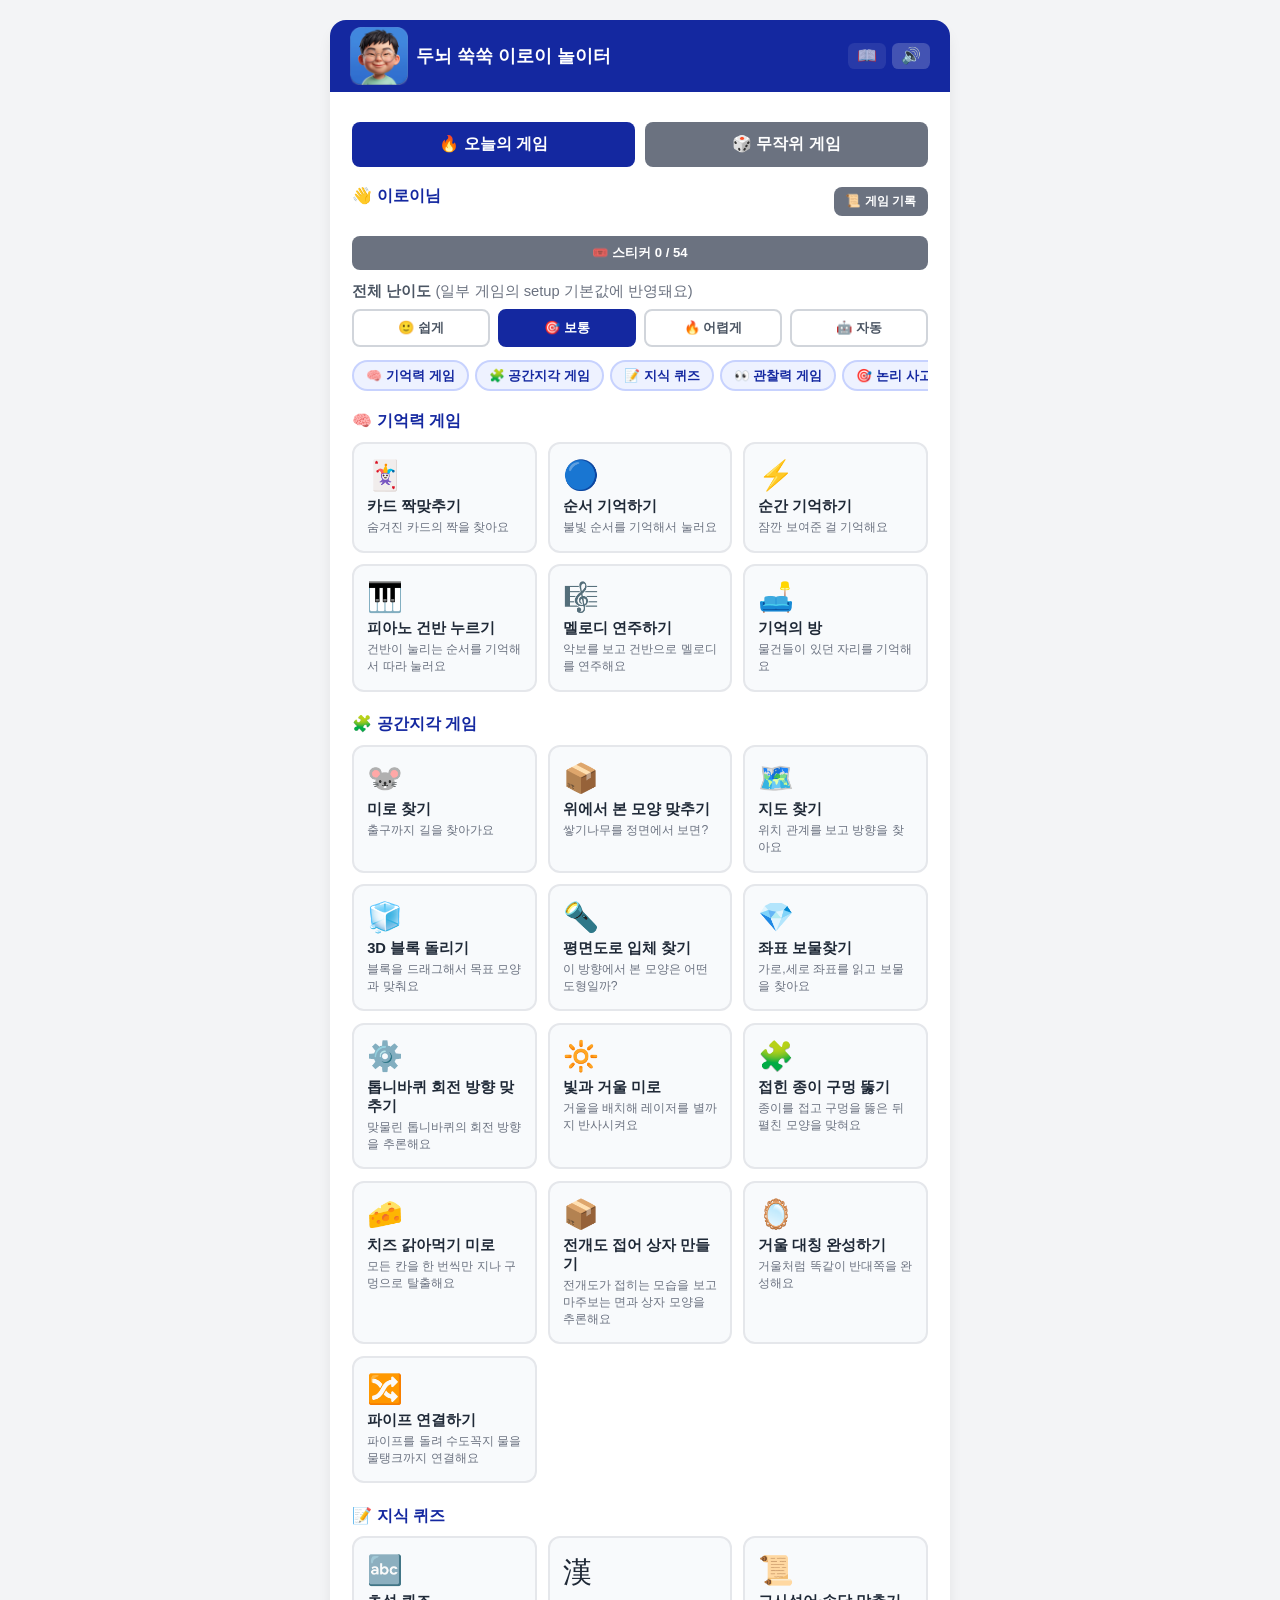
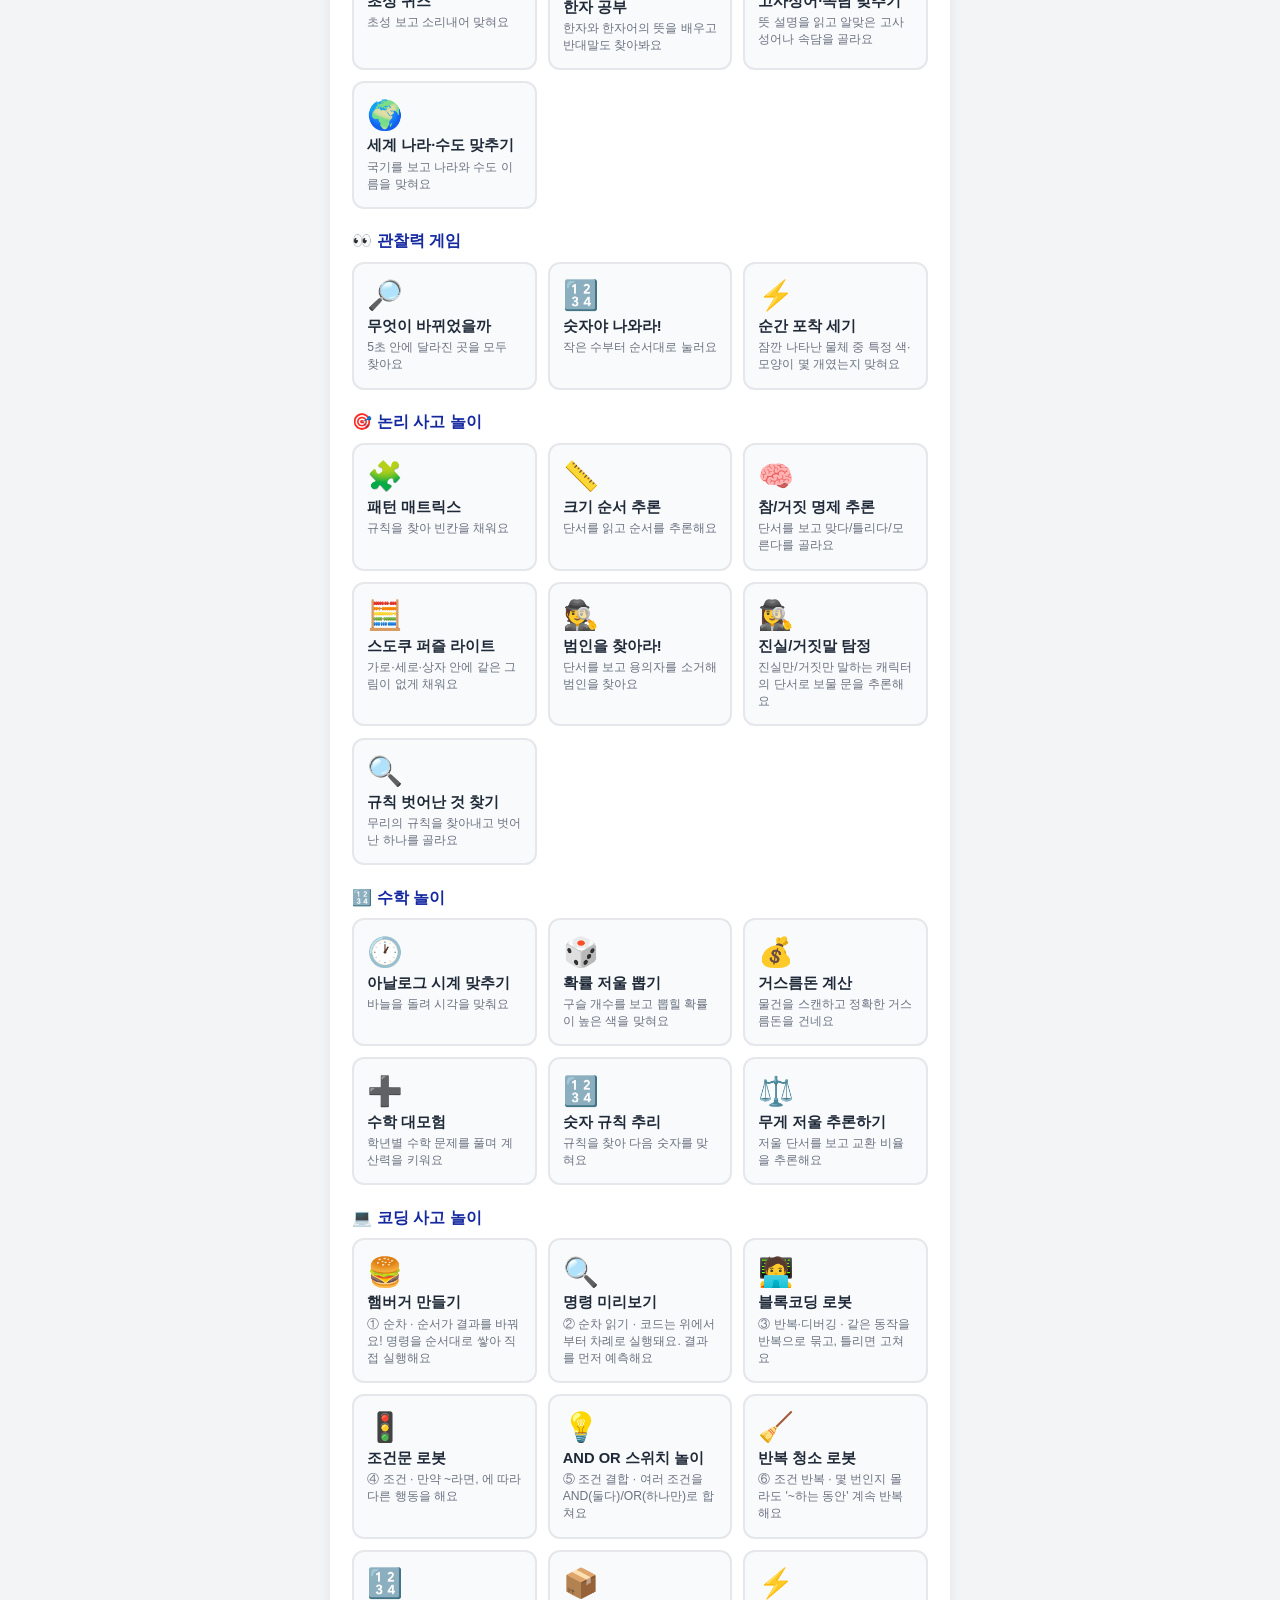
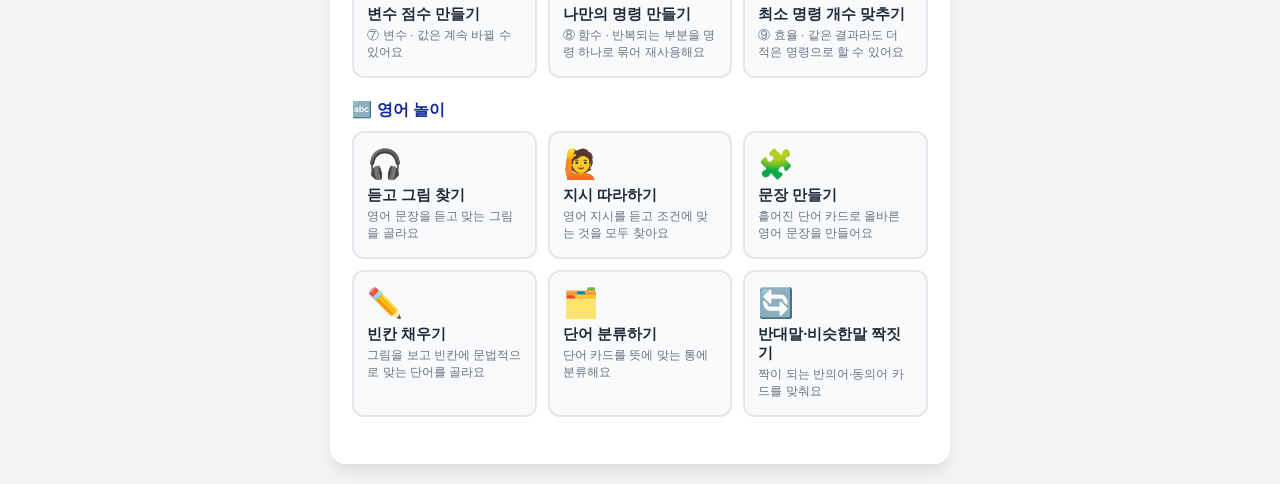
<file: index.html>
<!DOCTYPE html>
<html lang="ko">
<head>
    <meta charset="UTF-8">
    <meta name="viewport" content="width=device-width, initial-scale=1.0">
    <title>두뇌 쑥쑥 놀이터 - 기억력·공간지각·한글·관찰력·감정놀이</title>
    <link rel="stylesheet" href="css/style.css">
    <link rel="manifest" href="manifest.json">
    <meta name="theme-color" content="#1428A0">
    <link rel="icon" href="icon-512x512.png">
    <link rel="apple-touch-icon" href="icon-512x512.png">
</head>
<body>
    <div class="app-container">
        <div class="header-banner">
            <div class="header-title">
                <img src="icon-512x512.png" alt="이로이" class="header-icon">
                <h1>두뇌 쑥쑥 이로이 놀이터</h1>
            </div>
            <div class="header-actions">
                <button class="home-btn" id="readHelpBtn" onclick="toggleReadHelp()" aria-label="설명 읽어주기 켜기" style="opacity:0.7;">📖</button>
                <button class="home-btn" id="soundBtn" onclick="toggleSound()" aria-label="소리 끄기">🔊</button>
                <button class="home-btn" id="homeBtn" onclick="goHome()">홈으로</button>
            </div>
        </div>
        <div class="meta-progress-bar" id="metaProgressBar" style="display:none;"></div>
        <div class="content-padding" id="mainArea"></div>
    </div>

    <!-- 공용 뜻풀이 팝업 모달 (오답 선택지 클릭 시 등에서 사용) -->
    <div class="meaning-modal-overlay" id="meaningModalOverlay" onclick="if(event.target===this) closeMeaningModal();">
        <div class="meaning-modal-box">
            <h3 id="meaningModalTitle"></h3>
            <p id="meaningModalDesc"></p>
            <button onclick="closeMeaningModal()">확인</button>
        </div>
    </div>

    <!-- 로딩 순서: main.js(전역 상태/유틸/라우터) → 카테고리별 게임 스크립트 -->
    <script src="js/main.js"></script>
    <script src="js/games/memory.js"></script>
    <script src="js/games/spatial.js"></script>
    <script src="js/games/hangul.js"></script>
    <script src="js/games/hanja.js"></script>
    <script src="js/games/proverb.js"></script>
    <script src="js/games/worldquiz.js"></script>
    <script src="js/games/observation.js"></script>
    <script src="js/games/memoryroom.js"></script>
    <script src="js/games/melody.js"></script>
    <script src="js/games/logic.js"></script>
    <script src="js/games/math.js"></script>
    <script src="js/games/coding.js"></script>
    <script src="js/games/english.js"></script>
    <script>
        if ('serviceWorker' in navigator) {
            window.addEventListener('load', function () {
                // 페이지 로드 시점에 이미 제어 중인 SW가 있었는지 기록(첫 설치 때는 새로고침하지 않기 위함)
                var hadController = !!navigator.serviceWorker.controller;
                var reloaded = false;
                navigator.serviceWorker.addEventListener('controllerchange', function () {
                    if (reloaded || !hadController) return;
                    reloaded = true;
                    window.location.reload(); // 새 SW가 제어를 넘겨받으면 한 번 새로고침해 최신 코드 반영
                });
                navigator.serviceWorker.register('sw.js').catch(function (err) {
                    console.warn('SW registration failed:', err);
                });
            });
        }
    </script>
</body>
</html>
</file>
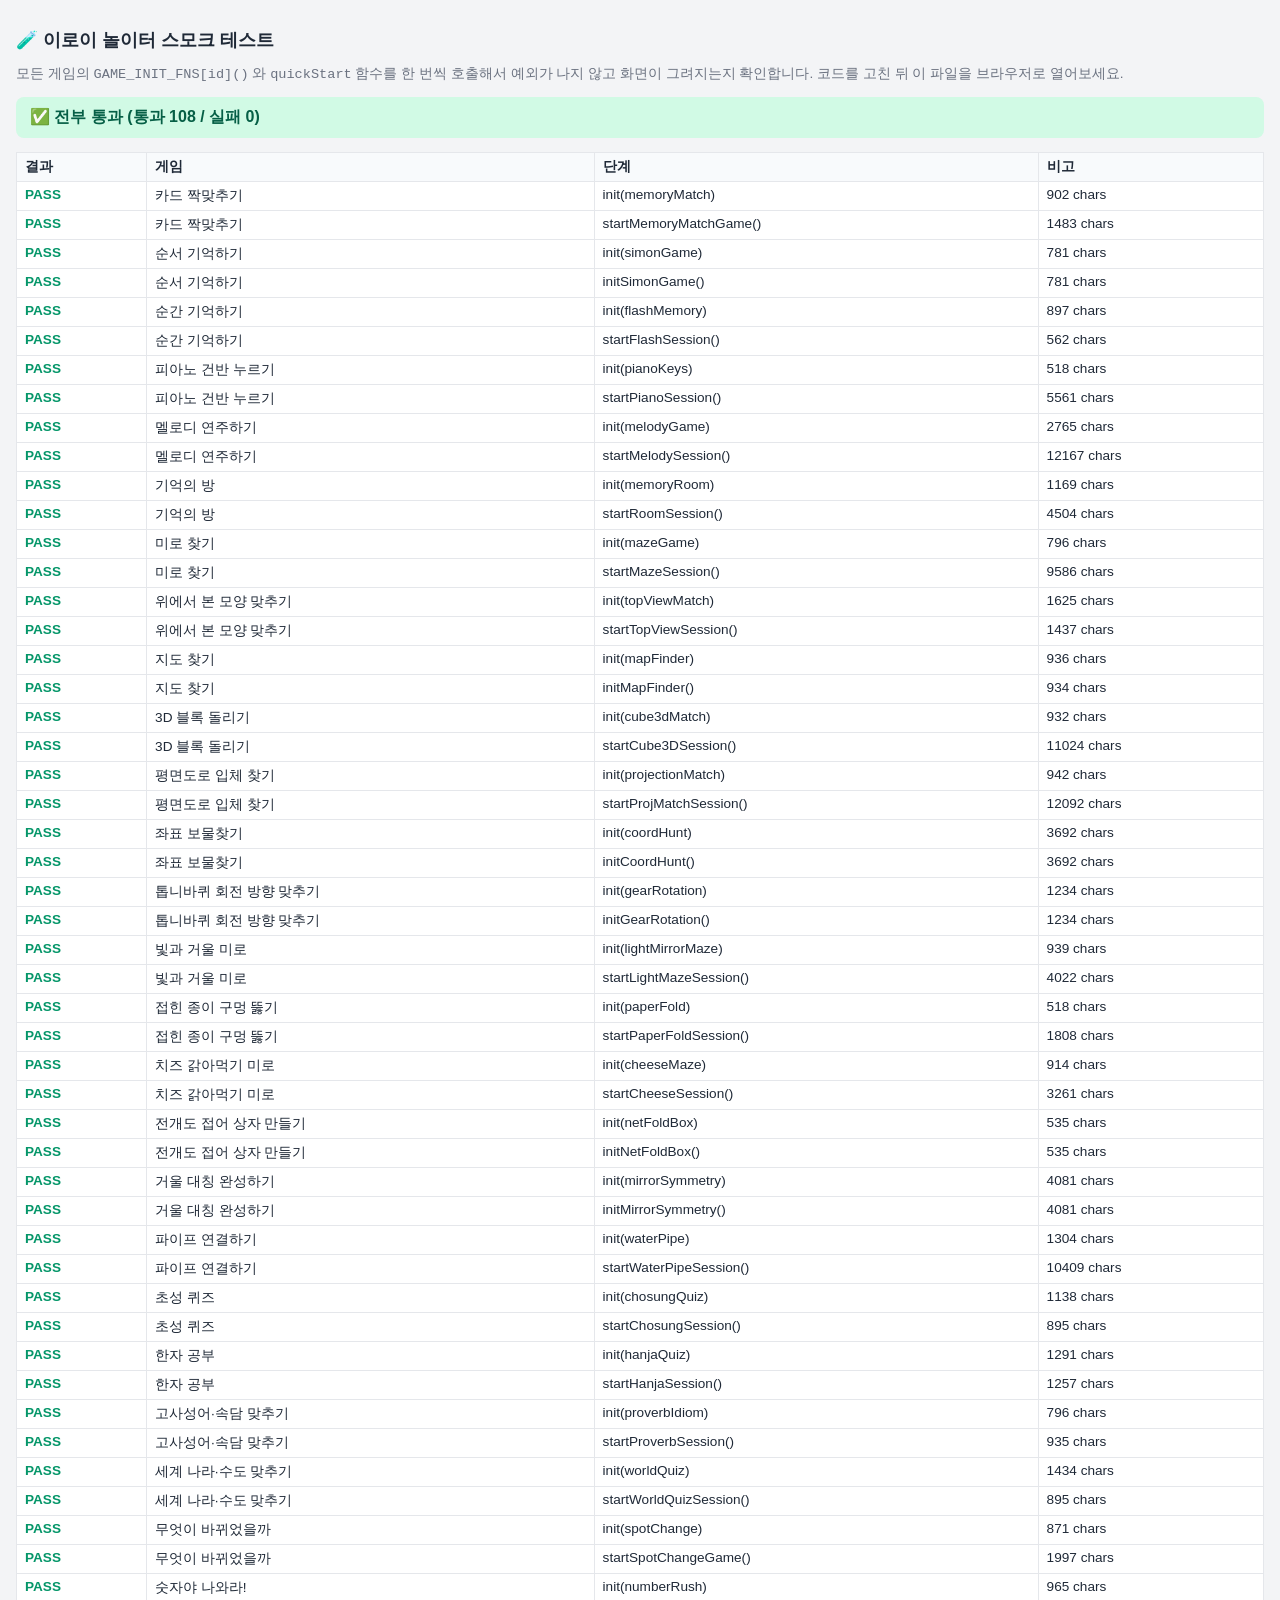
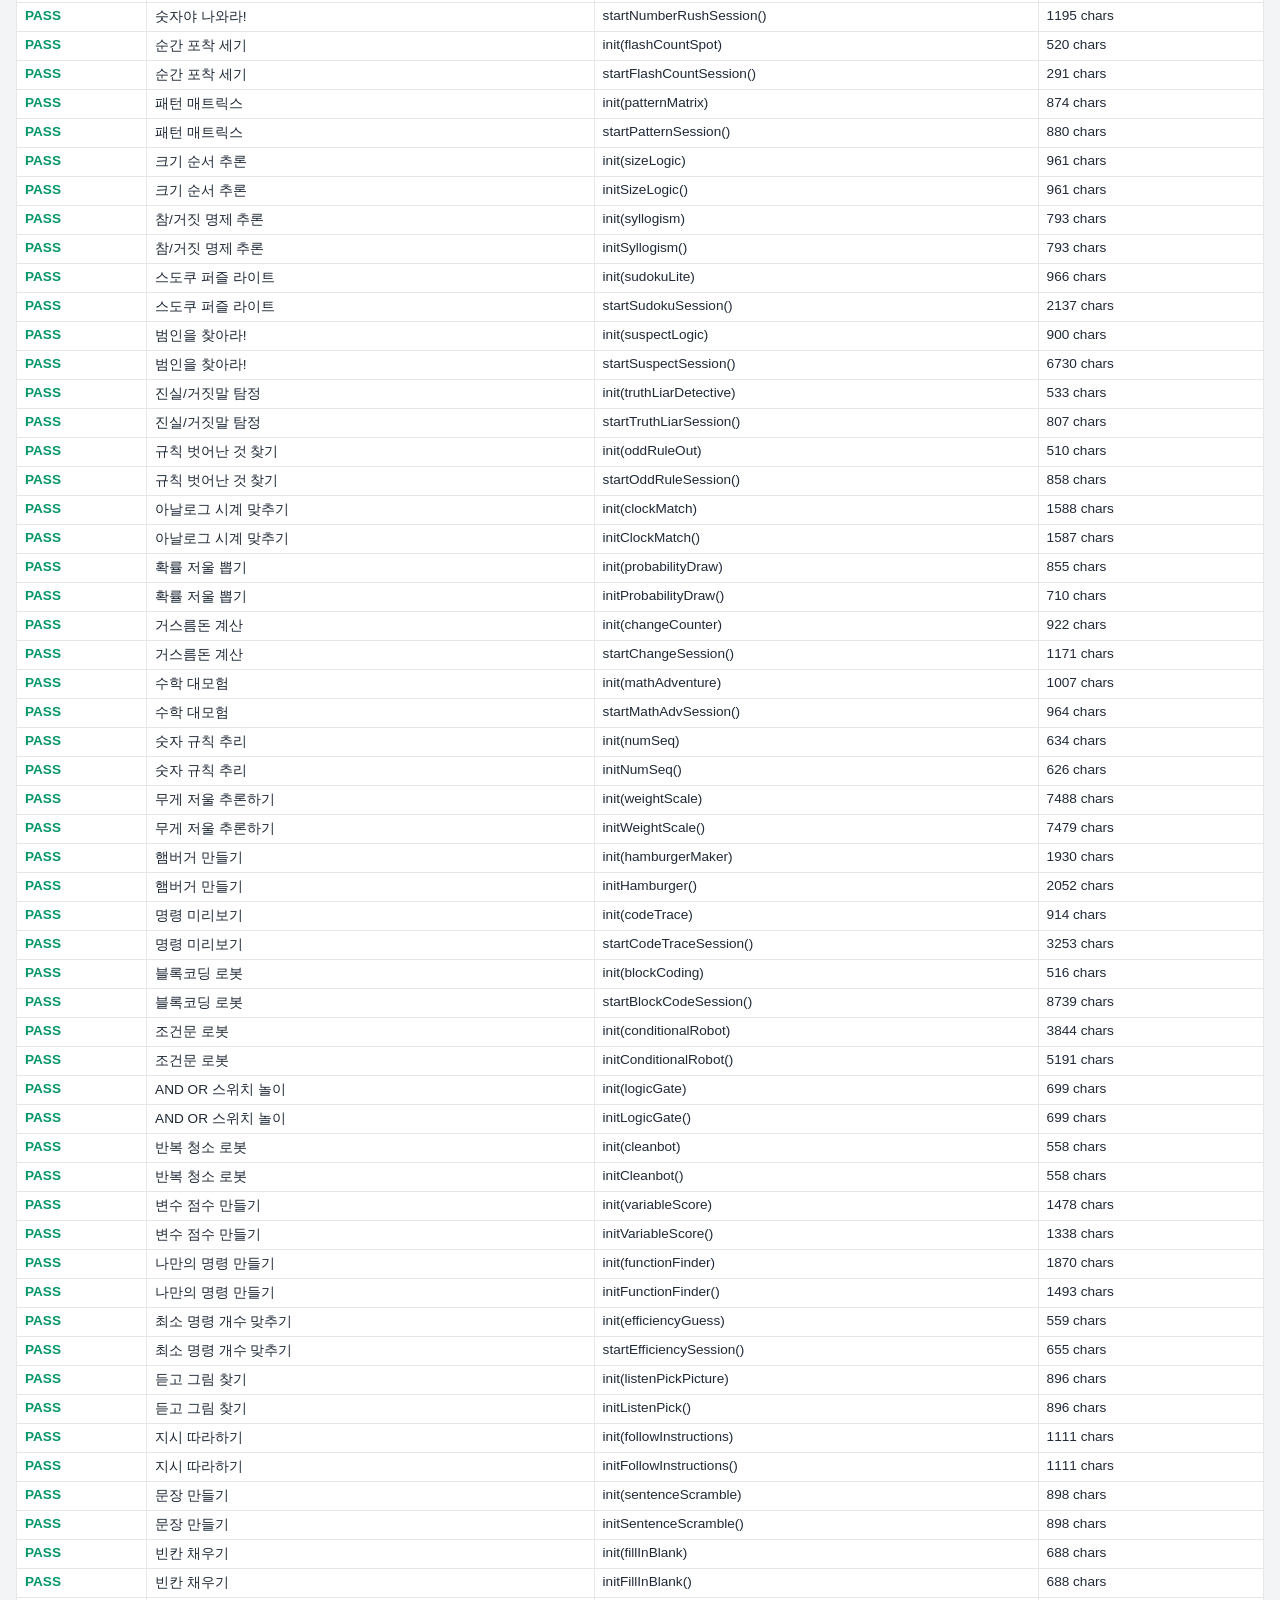
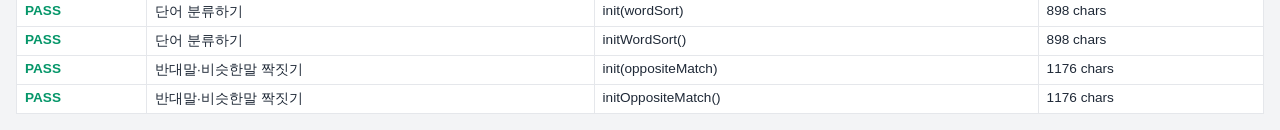
<file: smoke.html>
<!DOCTYPE html>
<html lang="ko">
<head>
<meta charset="UTF-8">
<meta name="viewport" content="width=device-width, initial-scale=1.0">
<title>이로이 놀이터 - 스모크 테스트</title>
<style>
    body { font-family: 'Segoe UI', Tahoma, sans-serif; margin: 0; padding: 16px; background: #f3f4f6; color: #1f2937; }
    h1 { font-size: 1.1rem; }
    #summary { font-weight: 800; font-size: 1rem; margin: 8px 0 14px; padding: 10px 14px; border-radius: 8px; background: #fff; }
    #summary.ok { color: #065f46; background: #d1fae5; }
    #summary.fail { color: #991b1b; background: #fee2e2; }
    table { border-collapse: collapse; width: 100%; background: #fff; font-size: 0.85rem; }
    th, td { border: 1px solid #e5e7eb; padding: 5px 8px; text-align: left; vertical-align: top; }
    th { background: #f8fafc; position: sticky; top: 0; }
    tr.pass td:first-child { color: #059669; font-weight: 700; }
    tr.fail td { background: #fef2f2; }
    tr.fail td:first-child { color: #dc2626; font-weight: 800; }
    .err { color: #b91c1c; font-family: monospace; white-space: pre-wrap; }
    /* 게임이 그려질 자리 - 화면 밖으로 숨김 */
    #app { position: absolute; left: -99999px; top: 0; width: 620px; }
</style>
</head>
<body>
<h1>🧪 이로이 놀이터 스모크 테스트</h1>
<p style="font-size:0.85rem; color:#6b7280;">
    모든 게임의 <code>GAME_INIT_FNS[id]()</code> 와 <code>quickStart</code> 함수를 한 번씩 호출해서
    예외가 나지 않고 화면이 그려지는지 확인합니다. 코드를 고친 뒤 이 파일을 브라우저로 열어보세요.
</p>
<div id="summary">실행 중…</div>
<table id="results">
    <thead><tr><th>결과</th><th>게임</th><th>단계</th><th>비고</th></tr></thead>
    <tbody></tbody>
</table>

<!-- 게임이 기대하는 최소 DOM (index.html 과 동일 구조) -->
<div id="app">
    <div class="app-container">
        <div class="header-banner">
            <div class="header-title"><h1>테스트</h1></div>
            <button class="home-btn" id="homeBtn" onclick="goHome()">홈으로</button>
        </div>
        <div class="meta-progress-bar" id="metaProgressBar" style="display:none;"></div>
        <div class="content-padding" id="mainArea"></div>
    </div>
    <div class="meaning-modal-overlay" id="meaningModalOverlay">
        <div class="meaning-modal-box">
            <h3 id="meaningModalTitle"></h3>
            <p id="meaningModalDesc"></p>
            <button onclick="closeMeaningModal()">확인</button>
        </div>
    </div>
</div>

<script src="js/main.js"></script>
<script src="js/games/memory.js"></script>
<script src="js/games/spatial.js"></script>
<script src="js/games/hangul.js"></script>
<script src="js/games/hanja.js"></script>
<script src="js/games/proverb.js"></script>
<script src="js/games/worldquiz.js"></script>
<script src="js/games/observation.js"></script>
<script src="js/games/memoryroom.js"></script>
<script src="js/games/melody.js"></script>
<script src="js/games/logic.js"></script>
<script src="js/games/math.js"></script>
<script src="js/games/coding.js"></script>
<script src="js/games/english.js"></script>
<script>
(function () {
    var asyncErrors = [];
    window.addEventListener('error', function (e) {
        asyncErrors.push((e.message || 'error') + (e.filename ? ' @ ' + e.filename.split('/').pop() + ':' + e.lineno : ''));
    });
    window.addEventListener('unhandledrejection', function (e) {
        asyncErrors.push('unhandledrejection: ' + (e.reason && e.reason.message ? e.reason.message : e.reason));
    });

    var tbody = document.querySelector('#results tbody');
    var mainArea = document.getElementById('mainArea');
    var pass = 0, fail = 0;

    function row(ok, game, step, note) {
        var tr = document.createElement('tr');
        tr.className = ok ? 'pass' : 'fail';
        tr.innerHTML = '<td>' + (ok ? 'PASS' : 'FAIL') + '</td><td>' + game + '</td><td>' + step + '</td>' +
            '<td class="' + (ok ? '' : 'err') + '">' + (note || '') + '</td>';
        tbody.appendChild(tr);
        if (ok) pass++; else fail++;
    }

    function cleanup() {
        try { if (typeof clearAllGameTimers === 'function') clearAllGameTimers(); } catch (e) {}
        try { if (typeof stopVoiceRecognition === 'function') stopVoiceRecognition(); } catch (e) {}
        try { if (window.speechSynthesis) window.speechSynthesis.cancel(); } catch (e) {}
        randomModeActive = false; todayModeActive = false;
    }

    function callStep(game, step, fn) {
        mainArea.innerHTML = '';
        asyncErrors.length = 0;
        try {
            fn();
        } catch (e) {
            row(false, game, step, (e && e.stack) ? e.stack.split('\n').slice(0, 3).join('\n') : String(e));
            cleanup();
            return;
        }
        var html = (mainArea.innerHTML || '').trim();
        if (!html) {
            row(false, game, step, 'mainArea 가 비어 있음 (아무것도 안 그림)');
        } else if (asyncErrors.length) {
            row(false, game, step, '비동기 오류: ' + asyncErrors.join(' | '));
        } else {
            row(true, game, step, html.length + ' chars');
        }
        cleanup();
    }

    function run() {
        if (typeof GAME_LIST === 'undefined' || typeof GAME_INIT_FNS === 'undefined') {
            document.getElementById('summary').textContent = '❌ main.js 로드 실패 (GAME_LIST 없음)';
            document.getElementById('summary').className = 'fail';
            return;
        }
        currentUser = '테스트';
        var seen = {};
        GAME_LIST.forEach(function (block) {
            block.games.forEach(function (g) {
                seen[g.id] = true;
                var initFn = GAME_INIT_FNS[g.id];
                if (typeof initFn !== 'function') {
                    row(false, g.name, 'GAME_INIT_FNS.' + g.id, '등록 함수 없음');
                } else {
                    callStep(g.name, 'init(' + g.id + ')', initFn);
                }
                var qs = window[g.quickStart];
                if (typeof qs !== 'function') {
                    row(false, g.name, 'quickStart: ' + g.quickStart, '함수 정의 없음');
                } else {
                    callStep(g.name, g.quickStart + '()', qs);
                }
            });
        });
        // 등록됐지만 GAME_LIST에 없는 게임 확인
        Object.keys(GAME_INIT_FNS).forEach(function (id) {
            if (!seen[id]) row(false, id, 'orphan', 'GAME_INIT_FNS 에 있지만 GAME_LIST 에 없음');
        });

        var s = document.getElementById('summary');
        s.textContent = (fail === 0 ? '✅ 전부 통과' : '❌ ' + fail + '개 실패') + '  (통과 ' + pass + ' / 실패 ' + fail + ')';
        s.className = fail === 0 ? 'ok' : 'fail';
        cleanup();
        mainArea.innerHTML = '';
    }

    if (document.readyState === 'complete') setTimeout(run, 50);
    else window.addEventListener('load', function () { setTimeout(run, 50); });
})();
</script>
</body>
</html>
</file>
<file: css/style.css>
:root {
    --primary: #1428A0;
    --primary-hover: #0b1c7a;
    --bg-color: #f3f4f6;
    --card-bg: #ffffff;
    --text-main: #1f2937;
    --good: #10b981;
    --bad: #ef4444;
}
* { box-sizing: border-box; }
body {
    font-family: 'Segoe UI', Tahoma, Geneva, Verdana, sans-serif;
    background-color: var(--bg-color);
    color: var(--text-main);
    margin: 0;
    padding: 20px;
    display: flex;
    justify-content: center;
    align-items: flex-start;
    min-height: 100vh;
}
.app-container {
    background-color: var(--card-bg);
    width: 100%;
    max-width: 620px;
    border-radius: 1rem;
    box-shadow: 0 10px 15px -3px rgba(0, 0, 0, 0.1);
    overflow: hidden;
}
.header-banner {
    background-color: var(--primary);
    color: white;
    height: 4.5rem;
    padding: 0.4rem 1.25rem;
    display: flex;
    justify-content: space-between;
    align-items: center;
}
h1 { font-size: 1.1rem; margin: 0; text-align: left; }
.header-title { display: flex; align-items: center; gap: 0.55rem; }
.header-icon { height: 3.6rem; width: auto; border-radius: 0.4rem; display: block; flex-shrink: 0; }
.meta-progress-bar {
    background: #eef2ff;
    color: var(--primary);
    font-size: 0.82rem;
    font-weight: 700;
    text-align: center;
    padding: 0.5rem 1rem;
    border-bottom: 1px solid #e0e7ff;
}
.home-btn {
    background: rgba(255,255,255,0.2);
    border: none;
    color: white;
    padding: 0.4rem 0.8rem;
    border-radius: 0.4rem;
    cursor: pointer;
    font-size: 0.85rem;
    font-weight: bold;
    display: none;
}
.home-btn:hover { background: rgba(255,255,255,0.3); }
.header-actions { display: flex; align-items: center; gap: 0.4rem; flex-shrink: 0; }
#soundBtn, #readHelpBtn { display: inline-block; font-size: 1rem; padding: 0.3rem 0.55rem; line-height: 1; }
.content-padding { padding: 1.3rem 1.4rem 1.6rem 1.4rem; text-align: center; }

.category-block { margin-bottom: 1.4rem; text-align: left; scroll-margin-top: 12px; }
.category-title { font-size: 1rem; font-weight: 800; color: var(--primary); margin-bottom: 0.6rem; }
/* 홈 화면 카테고리 바로가기 칩 (가로 스크롤) */
.cat-nav { display: flex; gap: 0.4rem; overflow-x: auto; -webkit-overflow-scrolling: touch; padding-bottom: 0.4rem; margin-bottom: 0.9rem; scrollbar-width: none; }
.cat-nav::-webkit-scrollbar { display: none; }
.cat-chip {
    flex: 0 0 auto;
    background: #eef2ff;
    color: var(--primary);
    border: 2px solid #c7d2fe;
    border-radius: 999px;
    padding: 0.35rem 0.75rem;
    font-size: 0.8rem;
    font-weight: 700;
    font-family: inherit;
    line-height: 1.2;
    white-space: nowrap;
    cursor: pointer;
}
.cat-chip:active { background: #c7d2fe; }
.tile-row { display: grid; grid-template-columns: repeat(auto-fit, minmax(150px, 1fr)); gap: 0.7rem; }
.game-tile {
    background: #f8fafc;
    border: 2px solid #e5e7eb;
    border-radius: 0.75rem;
    padding: 0.9rem 0.8rem;
    cursor: pointer;
    text-align: left;
}
.game-tile:hover { border-color: var(--primary); background: #eef2ff; }
.game-tile .tile-emoji { font-size: 1.8rem; display: block; margin-bottom: 0.3rem; }
.game-tile .tile-name { font-weight: 700; font-size: 0.92rem; }
.game-tile .tile-desc { font-size: 0.76rem; color: #6b7280; margin-top: 0.2rem; }
.game-tile .tile-best { font-size: 0.72rem; font-weight: 800; color: #b45309; margin-top: 0.3rem; }
.sticker-grid { display: grid; grid-template-columns: repeat(auto-fill, minmax(64px, 1fr)); gap: 0.5rem; }
.sticker { display: flex; flex-direction: column; align-items: center; gap: 0.15rem; padding: 0.4rem 0.2rem; border-radius: 0.6rem; background: #f1f5f9; cursor: pointer; filter: grayscale(1); opacity: 0.55; }
.sticker > span:first-child { font-size: 1.5rem; }
.sticker .sticker-name { font-size: 0.6rem; font-weight: 700; color: #64748b; text-align: center; line-height: 1.15; }
.sticker.got { background: #fef3c7; border: 2px solid #f59e0b; filter: none; opacity: 1; }
.sticker.got .sticker-name { color: #92400e; }

.game-title-box {
    font-size: 1.1rem;
    font-weight: 800;
    color: var(--primary);
    margin-bottom: 0.4rem;
}
.game-sub-desc {
    font-size: 0.88rem;
    color: #6b7280;
    margin-bottom: 1rem;
}
.status-row {
    display: flex;
    justify-content: space-between;
    font-size: 0.85rem;
    font-weight: 700;
    color: #4b5563;
    margin-bottom: 0.8rem;
}
.msg-box {
    background: #f0fdf4;
    border: 1px solid #bbf7d0;
    color: #166534;
    padding: 0.7rem;
    border-radius: 0.5rem;
    font-size: 0.92rem;
    margin: 0.8rem 0;
    font-weight: 700;
    display: none;
}
.msg-box.bad { background: #fef2f2; border-color: #fecaca; color: #991b1b; }
.action-btn {
    background-color: var(--primary);
    color: white;
    border: none;
    padding: 0.75rem 1.2rem;
    font-size: 1rem;
    font-weight: bold;
    border-radius: 0.5rem;
    cursor: pointer;
    margin-top: 0.6rem;
}
.action-btn:hover { background-color: var(--primary-hover); }
.action-btn.secondary { background-color: #6b7280; }

/* 기억력: 카드 짝맞추기 */
.memory-grid { display: grid; gap: 0.5rem; justify-content: center; margin-bottom: 1rem; }
.memory-card {
    width: 90px; height: 90px;
    background: var(--primary);
    border-radius: 0.6rem;
    display: flex; align-items: center; justify-content: center;
    font-size: 2.7rem;
    cursor: pointer;
    user-select: none;
}
.memory-card.flipped { background: #fff; border: 2px solid var(--primary); }
.memory-card.matched { background: #d1fae5; border: 2px solid var(--good); cursor: default; }

/* 접근성: 아래 게임 칸들은 <button> 으로 렌더된다. 브라우저 기본 버튼 스타일만 지우고
   크기·색·테두리는 각 클래스 규칙을 그대로 쓰도록 둔다. */
button.memory-card, button.flash-item, button.row-box,
button.cube3d-option-box, button.maze-cell, button.sequence-answer-slot {
    margin: 0;
    padding: 0;
    font-family: inherit;
    line-height: 1;
    color: inherit;
    -webkit-appearance: none;
    appearance: none;
}
button.memory-card { border: none; }
/* 위 게임 칸 버튼들은 '눌러도 되는 것/안 되는 것'을 클래스·인라인 스타일로 이미 표현하므로
   브라우저 기본 disabled 흐리기를 끈다. */
button.cube3d-option-box[disabled], button.maze-cell[disabled], button.sequence-answer-slot[disabled] {
    opacity: 1;
    cursor: default;
}
button.cube3d-option-box { padding: 0.3rem; }

/* 기억력: 순서 기억하기(사이먼) */
.simon-grid { display: grid; grid-template-columns: repeat(2, 90px); grid-template-rows: repeat(2, 90px); gap: 0.6rem; justify-content: center; margin-bottom: 1rem; }
.simon-btn {
    width: 90px; height: 90px;
    border-radius: 0.75rem;
    font-size: 2rem;
    display: flex; align-items: center; justify-content: center;
    cursor: pointer;
    border: 3px solid transparent;
    opacity: 0.55;
}
.simon-btn.lit { opacity: 1; border-color: #fff; box-shadow: 0 0 15px rgba(0,0,0,0.3); transform: scale(1.05); }
.simon-btn.pressed { opacity: 1; transform: scale(0.90); box-shadow: inset 0 4px 12px rgba(0,0,0,0.45); border-color: #fff; }

/* 공간지각: 미로 */
.maze-wrap { display: flex; flex-direction: column; align-items: center; }
.maze-grid { display: grid; margin-bottom: 1rem; background: #fff; }
.maze-cell { width: 30px; height: 30px; display: flex; align-items: center; justify-content: center; font-size: 1.1rem; box-sizing: border-box; }
.maze-controls { display: grid; grid-template-columns: repeat(3, 50px); grid-template-rows: repeat(2, 50px); gap: 0.3rem; justify-content: center; }
.maze-btn { font-size: 1.3rem; border: none; border-radius: 0.4rem; background: var(--primary); color: white; cursor: pointer; }
.maze-btn:active { background: var(--primary-hover); }

/* 공통 옵션 버튼(MCQ 스타일 놀이) */
.options-grid { display: grid; grid-template-columns: 1fr 1fr; gap: 0.6rem; margin-bottom: 1rem; }
.options-grid.single-col { grid-template-columns: 1fr; }
.opt-btn {
    background-color: #ffffff;
    border: 2px solid #e5e7eb;
    padding: 0.85rem 0.6rem;
    font-size: 1.4rem;
    border-radius: 0.6rem;
    cursor: pointer;
    font-weight: 600;
}
.opt-btn.text-opt { font-size: 0.95rem; text-align: left; }
.opt-btn:hover { border-color: var(--primary); background: #eef2ff; }
.opt-btn.correct { background-color: var(--good); color: white; border-color: var(--good); }
.opt-btn.wrong { background-color: var(--bad); color: white; border-color: var(--bad); }

.big-display { font-size: 3.5rem; margin-bottom: 1rem; }
.hint-display { font-size: 1.6rem; font-weight: 800; letter-spacing: 0.3rem; background: #f8fafc; border: 2px dashed var(--primary); border-radius: 0.6rem; padding: 0.8rem; margin-bottom: 1rem; }

.row-display { display: flex; gap: 0.5rem; justify-content: center; flex-wrap: wrap; margin-bottom: 0.8rem; }
.row-box { width: 46px; height: 46px; display: flex; align-items: center; justify-content: center; font-size: 1.6rem; background: #f8fafc; border: 2px solid #e5e7eb; border-radius: 0.5rem; }
.row-box.clickable { cursor: pointer; }
.row-box.clickable:hover { border-color: var(--primary); }
.row-label { font-size: 0.78rem; color: #6b7280; font-weight: 700; margin-bottom: 0.3rem; text-align: left; }

.timer-container {
    width: 100%;
    height: 10px;
    background-color: #e5e7eb;
    border-radius: 5px;
    margin-bottom: 1rem;
    overflow: hidden;
}
.timer-bar {
    width: 100%;
    height: 100%;
    background-color: #ef4444;
    transition: width 0.1s linear;
}

.number-grid { display: grid; grid-template-columns: repeat(4, 64px); gap: 0.5rem; justify-content: center; margin-bottom: 1rem; }
.number-btn {
    width: 64px; height: 64px;
    border-radius: 0.6rem;
    border: 2px solid #e5e7eb;
    background: #fff;
    font-size: 1.5rem;
    font-weight: 800;
    cursor: pointer;
    color: var(--text-main);
}
.number-btn:hover { border-color: var(--primary); background: #eef2ff; }
.number-btn.done { background: #d1fae5; color: #9ca3af; border-color: #a7f3d0; cursor: default; }
.number-btn.empty { visibility: hidden; cursor: default; }
.number-btn.wrong-flash { background: #fecaca; border-color: #ef4444; }
.number-btn.reveal-correct { background: #fef3c7; border-color: #f59e0b; color: #92400e; }

.setup-section-label { font-weight: 800; font-size: 0.92rem; margin-bottom: 0.5rem; color: #4b5563; text-align: left; }
.setup-btn-group { display: flex; gap: 0.5rem; flex-wrap: wrap; margin-bottom: 1.1rem; }
.setup-btn {
    flex: 1;
    min-width: 68px;
    background-color: #ffffff;
    border: 2px solid #d1d5db;
    color: #4b5563;
    padding: 0.6rem 0.4rem;
    font-size: 0.88rem;
    font-weight: 700;
    border-radius: 0.5rem;
    cursor: pointer;
}
.setup-btn.active { background-color: var(--primary); border-color: var(--primary); color: white; }

/* 공간지각: 톱니바퀴 회전 방향 맞추기 */
@keyframes gearSpinCW { from { transform: rotate(0deg); } to { transform: rotate(360deg); } }
@keyframes gearSpinCCW { from { transform: rotate(0deg); } to { transform: rotate(-360deg); } }
@keyframes gearHighlightPulse {
    0% { box-shadow: 0 0 0 0 rgba(234, 179, 8, 0.55); }
    70% { box-shadow: 0 0 0 8px rgba(234, 179, 8, 0); }
    100% { box-shadow: 0 0 0 0 rgba(234, 179, 8, 0); }
}
.gear-spin-cw { display: inline-block; animation: gearSpinCW 2.4s linear infinite; }
.gear-spin-ccw { display: inline-block; animation: gearSpinCCW 2.4s linear infinite; }

/* 공간지각: 접힌 종이 구멍 뚫기 */
@keyframes paperPunchPop {
    0% { transform: scale(0); opacity: 0; }
    60% { transform: scale(1.4); opacity: 1; }
    100% { transform: scale(1); opacity: 1; }
}
.paper-punch-pop { animation: paperPunchPop 0.5s ease; }
/* 접히는 방향 화살표: 점선이 진행 방향으로 흐르는 마칭 앤츠 */
@keyframes foldArrowMarch { from { stroke-dashoffset: 0; } to { stroke-dashoffset: -20; } }
.fold-arrow-dash { animation: foldArrowMarch 0.55s linear infinite; }

/* 코딩: 조건문 로봇 / 명령 미리보기 - 명령이 실행될 때 그 방향으로 한 발 내딛는 모션 */
@keyframes robotStepMove {
    0% { transform: translate(var(--stepFromX, 0px), var(--stepFromY, 0px)) scale(0.9); }
    55% { transform: translate(0, -7px) scale(1.06); }
    100% { transform: translate(0, 0) scale(1); }
}
.robot-step-move { display: inline-block; animation: robotStepMove 0.42s ease-out; }
@keyframes robotTurnWiggle {
    0% { transform: rotate(0deg); }
    45% { transform: rotate(var(--turnDeg, 20deg)); }
    100% { transform: rotate(0deg); }
}
.robot-turn-wiggle { display: inline-block; animation: robotTurnWiggle 0.42s ease-out; }

/* 공간지각: 빛과 거울 미로 */
@keyframes lightSourceBlink {
    0%, 100% { background: #fef9c3; }
    50% { background: #dbeafe; }
}
.light-source-blink { animation: lightSourceBlink 1s ease-in-out infinite; }
@keyframes lightTargetPulse {
    0%, 100% { transform: scale(1); }
    50% { transform: scale(1.3); }
}
.light-target-success { display: inline-block; animation: lightTargetPulse 0.5s ease-in-out 2; }

/* 코딩: 명령/재료 팔레트 (햄버거 만들기, 블록코딩, 변수 점수 만들기 공용) */
.palette-row { display: flex; gap: 0.5rem; flex-wrap: wrap; justify-content: center; margin-bottom: 1rem; }

/* 코딩: 햄버거 만들기 - 좌(포장지)/우(후라이팬) 2분할 장면, 재료 원본은 전부 가로 677px 기준 */
.burger-scene { display: flex; align-items: flex-end; justify-content: center; gap: 0.6rem; margin-bottom: 0.6rem; min-height: 40px; --iw: clamp(84px, 38vw, 150px); --ih: calc(var(--iw) * 200 / 677); --ph: calc(var(--iw) * 260 / 677); }
.burger-col { flex: 1 1 0; min-width: 0; height: calc(var(--ph) * 2.5); display: flex; flex-direction: column; justify-content: flex-end; align-items: center; }
.burger-ing-img { display: block; margin: 0 auto; width: var(--iw); height: auto; }
/* 재료가 위에서 아래로 떨어지며 자리를 잡음(굽기 재료가 팬에 떨어질 때도 동일하게 사용) */
@keyframes burgerLayerDrop {
    0% { opacity: 0; transform: translateY(-90px); }
    70% { opacity: 1; transform: translateY(3px); }
    100% { opacity: 1; transform: translateY(0); }
}
.burger-layer-pop { animation: burgerLayerDrop 0.5s ease-in; }
/* 생재료 -> 구운 재료로 자연스럽게 스왑 + 살짝 지글거림 */
@keyframes burgerPanSwap {
    0% { opacity: 0.2; filter: brightness(1.4); transform: scale(0.92); }
    100% { opacity: 1; filter: brightness(1); transform: scale(1); }
}
@keyframes burgerPanSizzle {
    0%, 100% { transform: rotate(-1.5deg); }
    50% { transform: rotate(1.5deg); }
}
.burger-pan-item-cooked { animation: burgerPanSwap 0.3s ease-out forwards, burgerPanSizzle 0.25s ease-in-out 0.3s infinite; }
/* 구운 재료가 살포시 위로 떠올라 왼쪽 버거 위로 올라감 */
@keyframes burgerPanRiseAway {
    0% { opacity: 1; transform: translateY(0); }
    100% { opacity: 0; transform: translateY(-50px); }
}
.burger-pan-item-riseaway { animation: burgerPanRiseAway 0.6s ease-out forwards; }
/* 서빙하기: 완성된 버거가 좌측에서 중앙으로 1.5초간 부드럽게 이동(후라이팬 쪽은 이 시점에 함께 사라짐) */
@keyframes burgerServePop {
    0% { opacity: 0.5; transform: translateX(-25%); }
    100% { opacity: 1; transform: translateX(0); }
}
.burger-serve-pop { animation: burgerServePop 1.5s cubic-bezier(0.22, 1, 0.36, 1); transform-origin: center bottom; }
/* 중앙 이동이 끝난 뒤(1.5초 시점) 이어서 재료들이 꾹 눌려 압축됨 */
@keyframes burgerSquish {
    0% { height: var(--sq-h0); margin-top: var(--sq-m0); }
    100% { height: var(--sq-h1); margin-top: var(--sq-m1); }
}
.burger-squish { animation: burgerSquish 0.45s ease-out 1.5s both; }

/* ===== 패턴 매트릭스 ===== */
.matrix-grid { display: grid; gap: 0.4rem; justify-content: center; margin-bottom: 1rem; }
.matrix-cell { background: #f8fafc; border: 2px solid #d1d5db; border-radius: 0.5rem; display: flex; align-items: center; justify-content: center; font-size: 1.8rem; width: 60px; height: 60px; }
.matrix-cell.blank { background: #fff7ed; border: 3px dashed #f59e0b; color: #f59e0b; font-weight: 800; }

/* ===== 위에서 본 모양 ===== */
.topview-grid { display: grid; gap: 0.4rem; justify-content: center; margin-bottom: 1rem; }
.topview-cell { width: 56px; height: 56px; background: #eef2ff; border: 2px solid var(--primary); border-radius: 0.4rem; display: flex; align-items: center; justify-content: center; font-size: 1.3rem; font-weight: 800; color: var(--primary); }

/* ===== 지도 찾기 ===== */
.map-grid { display: grid; gap: 0.3rem; justify-content: center; margin-bottom: 1rem; }
.map-cell { width: 56px; height: 56px; background: #f8fafc; border: 1px solid #e5e7eb; border-radius: 0.3rem; display: flex; align-items: center; justify-content: center; font-size: 1.5rem; }

/* ===== 시계 맞추기 ===== */
.clock-face { width: 200px; height: 200px; border-radius: 50%; background: #fff; border: 4px solid var(--primary); position: relative; margin: 0 auto 1rem auto; touch-action: none; }
.clock-tick { position: absolute; width: 4px; height: 10px; background: #9ca3af; left: 50%; top: 4px; transform-origin: 2px 96px; margin-left: -2px; }
.clock-hand { position: absolute; left: 50%; top: 50%; background: var(--text-main); border-radius: 4px; transform-origin: 50% 100%; cursor: grab; }
.clock-hand.hour { width: 6px; height: 50px; margin-left: -3px; margin-top: -50px; background: #1f2937; }
.clock-hand.minute { width: 4px; height: 78px; margin-left: -2px; margin-top: -78px; background: #ef4444; }
.clock-center-dot { position: absolute; left: 50%; top: 50%; width: 12px; height: 12px; background: var(--primary); border-radius: 50%; margin-left: -6px; margin-top: -6px; }

/* ===== 동전 맞추기 ===== */
.coin-row { display: flex; gap: 0.6rem; flex-wrap: wrap; justify-content: center; margin-bottom: 1rem; }
.coin-btn { background: #fef3c7; border: 2px solid #f59e0b; border-radius: 50%; width: 70px; height: 70px; font-weight: 800; font-size: 0.95rem; cursor: pointer; color: #92400e; }
.coin-btn:hover { background: #fde68a; }

/* ===== 순간 기억하기 ===== */
.flash-grid { display: grid; grid-template-columns: repeat(3, 60px); gap: 0.5rem; justify-content: center; margin-bottom: 1rem; }
.flash-item { width: 60px; height: 60px; background: #f8fafc; border: 2px solid #e5e7eb; border-radius: 0.5rem; display: flex; align-items: center; justify-content: center; font-size: 1.7rem; cursor: pointer; }
.flash-item.selected { border-color: var(--primary); background: #eef2ff; box-shadow: 0 0 0 3px rgba(20,40,160,0.15); }

/* ===== 순서대로 자라기 ===== */
.sequence-pool-row { display: flex; gap: 0.6rem; flex-wrap: wrap; justify-content: center; margin-bottom: 1rem; }
.sequence-btn { background: #fff; border: 2px solid #e5e7eb; border-radius: 0.6rem; padding: 0.7rem; font-size: 1.6rem; cursor: pointer; }
.sequence-btn.picked { opacity: 0.35; cursor: default; }
.sequence-answer-row { display: flex; gap: 0.5rem; flex-wrap: wrap; justify-content: center; margin-bottom: 1rem; min-height: 50px; }
.sequence-answer-slot { width: 50px; height: 50px; background: #f8fafc; border: 2px dashed #cbd5e1; border-radius: 0.5rem; display: flex; align-items: center; justify-content: center; font-size: 1.4rem; }
/* ===== 3D 블록 돌리기 ===== */
.cube3d-scene {
    width: 200px; height: 200px;
    margin: 0 auto 0.6rem auto;
    perspective: 650px;
    position: relative;
    touch-action: none;
}
.cube3d-scene.interactive { cursor: grab; }
.cube3d-scene.interactive:active { cursor: grabbing; }
.cube3d-group {
    position: absolute; top: 50%; left: 50%;
    width: 0; height: 0;
    transform-style: preserve-3d;
}
.cube3d-unit {
    position: absolute; top: 0; left: 0;
    width: 0; height: 0;
    transform-style: preserve-3d;
}
.cube3d-face {
    position: absolute; top: -20px; left: -20px;
    width: 40px; height: 40px;
    box-sizing: border-box;
    border: 1.5px solid rgba(0,0,0,0.3);
    backface-visibility: hidden;
}

/* ===== 평면도로 입체 찾기 ===== */
.proj-grid { display: grid; gap: 3px; justify-content: center; margin: 0 auto 1rem auto; }
.proj-cell { width: 30px; height: 30px; background: #f1f5f9; border: 1px solid #e2e8f0; border-radius: 3px; }
.proj-cell.filled { background: #8b5cf6; border-color: #6d28d9; }
.cube3d-options-row { display: flex; justify-content: center; gap: 0.5rem; margin-bottom: 1rem; flex-wrap: wrap; }
.cube3d-option-box { border: 2px solid #e5e7eb; border-radius: 0.6rem; padding: 0.3rem; cursor: pointer; background: #fff; }
.cube3d-option-box:hover { border-color: var(--primary); }
.cube3d-option-box.correct { border-color: #10b981; background: #d1fae5; }
.cube3d-option-box.wrong { border-color: #ef4444; background: #fee2e2; }

/* ===== 전개도 접어 상자 만들기: 정지된 3D 정육면체 미리보기(레벨2 보기, 레벨3 두 각도) ===== */
.netfold-cube-scene { width: 120px; height: 120px; margin: 0 auto; perspective: 480px; position: relative; }
.netfold-cube-group { position: absolute; top: 50%; left: 50%; width: 0; height: 0; transform-style: preserve-3d; }
.netfold-cube-face { position: absolute; top: 50%; left: 50%; box-sizing: border-box; border: 1.5px solid rgba(0,0,0,0.25); background: #fff; display: flex; align-items: center; justify-content: center; backface-visibility: hidden; }

/* ===== 방향 나침반 (문제 영역을 감싸는 모서리 라벨) ===== */
.compass-frame {
    position: relative;
    padding: 30px 46px 34px 46px;
    margin-bottom: 0.4rem;
}
.compass-corner {
    position: absolute;
    font-size: 0.72rem;
    font-weight: 800;
    color: var(--primary);
    background: #eef2ff;
    border: 1.5px solid #c7d2fe;
    border-radius: 0.4rem;
    padding: 0.15rem 0.4rem;
    display: flex;
    align-items: center;
    gap: 0.15rem;
    white-space: nowrap;
    z-index: 3;
}
.compass-corner .arrow { font-size: 0.62rem; }
.compass-back { top: 0; left: 0; }
.compass-right { top: 0; right: 0; }
.compass-front { bottom: 0; right: 0; }
.compass-left { bottom: 0; left: 0; }
.compass-corner.active {
    background: #fef9c3;
    border-color: #eab308;
    color: #854d0e;
    animation: compassPulse 1.1s infinite;
}
@keyframes compassPulse {
    0% { box-shadow: 0 0 0 0 rgba(234, 179, 8, 0.55); }
    70% { box-shadow: 0 0 0 8px rgba(234, 179, 8, 0); }
    100% { box-shadow: 0 0 0 0 rgba(234, 179, 8, 0); }
}

/* ===== 언어 상식 퀴즈: 세계 나라·수도 맞추기 ===== */
.worldquiz-flag-box {
    width: 100%;
    height: 150px;
    border-radius: 0.6rem;
    overflow: hidden;
    margin-bottom: 1rem;
    background: #e5e7eb;
    display: flex;
    align-items: center;
    justify-content: center;
    box-shadow: inset 0 2px 4px rgba(0,0,0,0.06);
}
.worldquiz-flag-box img { max-width: 80%; max-height: 80%; object-fit: contain; }

/* ===== 🔤 영어 놀이 ===== */
@keyframes engShake {
    0%, 100% { transform: translateX(0); }
    20% { transform: translateX(-6px); }
    40% { transform: translateX(6px); }
    60% { transform: translateX(-4px); }
    80% { transform: translateX(4px); }
}
.eng-shake { animation: engShake 0.45s ease; }
.eng-ok { background: #d1fae5 !important; border-color: #10b981 !important; color: #065f46 !important; }
.eng-no { background: #fee2e2 !important; border-color: #ef4444 !important; }

.eng-speak-btn {
    background: var(--primary); color: #fff; border: none;
    padding: 0.6rem 1.2rem; border-radius: 999px; font-size: 1rem; font-weight: 800; cursor: pointer;
}
.eng-speak-btn:active { background: var(--primary-hover); }
.eng-btn-row { display: flex; flex-wrap: wrap; gap: 0.4rem; justify-content: center; align-items: center; margin: 0.6rem 0; }
.eng-mini-btn {
    background: #fff; border: 2px solid #d1d5db; color: #4b5563;
    padding: 0.5rem 0.8rem; font-size: 0.85rem; font-weight: 800; border-radius: 0.5rem; cursor: pointer;
}
.eng-mini-btn:hover { border-color: var(--primary); background: #eef2ff; }
.eng-speed-row {
    display: flex; flex-wrap: wrap; gap: 0.35rem; align-items: center; justify-content: center;
    margin: 0.5rem 0; padding: 0.4rem; background: #f8fafc; border: 1px solid #e5e7eb; border-radius: 0.6rem;
}
.eng-speed-label { font-size: 0.78rem; font-weight: 800; color: #6b7280; margin-right: 0.2rem; }
.eng-speed-btn {
    background: #fff; border: 2px solid #d1d5db; color: #4b5563;
    padding: 0.35rem 0.6rem; font-size: 0.8rem; font-weight: 700; border-radius: 0.45rem; cursor: pointer;
}
.eng-speed-btn.active { background: var(--primary); border-color: var(--primary); color: #fff; }

/* 1. 듣고 그림 찾기 */
.eng-pic-grid { display: grid; grid-template-columns: 1fr 1fr; gap: 0.7rem; margin: 1rem 0; }
.eng-pic-btn {
    background: #fff; border: 2px solid #e5e7eb; border-radius: 0.8rem;
    font-size: 2.6rem; padding: 1.1rem 0.4rem; cursor: pointer; line-height: 1.15; min-height: 92px;
}
.eng-pic-btn:hover { border-color: var(--primary); background: #eef2ff; }

/* 2. 지시 따라하기 */
.eng-board {
    display: grid; grid-template-columns: repeat(3, 1fr); gap: 0.6rem; margin: 0.8rem 0;
}
.eng-board-item {
    background: #fff; border: 2px solid #e5e7eb; border-radius: 0.7rem;
    font-size: 2.2rem; padding: 0.7rem 0; cursor: pointer; min-height: 64px;
}
.eng-board-item:hover:not([disabled]) { border-color: var(--primary); background: #eef2ff; }
.eng-board-item[disabled] { cursor: default; }

/* 3. 문장 만들기 */
.eng-slot-row {
    display: flex; flex-wrap: wrap; gap: 0.4rem; justify-content: center;
    min-height: 48px; padding: 0.6rem; background: #f8fafc; border: 2px dashed #cbd5e1; border-radius: 0.6rem; margin: 0.6rem 0;
}
.eng-slot {
    min-width: 44px; height: 38px; padding: 0 0.6rem; border-radius: 0.4rem; font-size: 0.95rem; font-weight: 700;
    background: #fff; border: 2px solid #e5e7eb; color: #cbd5e1; cursor: default;
}
.eng-slot.filled { color: var(--text-main); border-color: var(--primary); background: #eef2ff; cursor: pointer; }
.eng-wordpool { display: flex; flex-wrap: wrap; gap: 0.45rem; justify-content: center; margin: 0.6rem 0; }
.eng-word-card {
    background: #fff; border: 2px solid #d1d5db; border-radius: 0.5rem;
    padding: 0.5rem 0.8rem; font-size: 1rem; font-weight: 700; cursor: pointer;
}
.eng-word-card:hover:not([disabled]) { border-color: var(--primary); background: #eef2ff; }
.eng-word-card.used { opacity: 0.25; cursor: default; }

/* 4. 빈칸 채우기 */
.eng-blank-sentence {
    text-align: center; font-size: 1.3rem; font-weight: 700; line-height: 1.9;
    background: #f8fafc; border: 2px solid #e5e7eb; border-radius: 0.6rem; padding: 0.8rem; margin: 0.6rem 0;
}
.eng-blank {
    display: inline-block; min-width: 46px; border-bottom: 3px solid var(--primary); color: var(--primary); font-weight: 800;
}

/* 5. 단어 분류하기 */
.eng-bin-row { display: flex; gap: 0.5rem; justify-content: center; flex-wrap: wrap; margin: 0.8rem 0; }
.eng-bin {
    flex: 1 1 0; min-width: 90px; background: #eef2ff; border: 2px dashed var(--primary); color: var(--primary);
    border-radius: 0.7rem; padding: 0.9rem 0.4rem; font-size: 0.9rem; font-weight: 800; cursor: pointer;
}
.eng-bin:hover { background: #e0e7ff; }
.eng-sort-pool { display: flex; flex-wrap: wrap; gap: 0.5rem; justify-content: center; margin: 0.6rem 0; }
.eng-sort-card {
    display: flex; flex-direction: column; align-items: center; gap: 0.1rem;
    background: #fff; border: 2px solid #e5e7eb; border-radius: 0.6rem; padding: 0.5rem 0.7rem; cursor: pointer; font-size: 1.9rem;
}
.eng-sort-card .eng-sort-w { font-size: 0.72rem; font-weight: 700; color: #6b7280; }
.eng-sort-card.sel { border-color: var(--primary); background: #eef2ff; box-shadow: 0 0 0 3px rgba(20,40,160,0.15); }
.eng-sort-card.done { opacity: 0.25; cursor: default; }

/* 6. 반대말·비슷한말 짝짓기 */
.eng-opp-grid { display: grid; gap: 0.5rem; margin: 0.8rem 0; }
.eng-opp-card {
    background: var(--primary); color: #fff; border: none; border-radius: 0.6rem;
    min-height: 62px; font-size: 0.95rem; font-weight: 800; cursor: pointer; padding: 0.3rem;
}
.eng-opp-card.up { background: #fff; color: var(--text-main); border: 2px solid var(--primary); }
.eng-opp-card.matched { background: #d1fae5; color: #065f46; border: 2px solid #10b981; cursor: default; }

/* ===== 진실/거짓말 탐정 ===== */
.tld-char-row { display: flex; gap: 0.6rem; justify-content: center; flex-wrap: wrap; margin: 0.8rem 0; }
.tld-char { background: #f8fafc; border: 2px solid #e5e7eb; border-radius: 0.8rem; padding: 0.7rem 0.6rem; max-width: 230px; text-align: center; }
.tld-char-face { font-size: 1.15rem; font-weight: 800; }
.tld-char-role { font-size: 0.82rem; font-weight: 800; margin-top: 0.15rem; color: #6b7280; }
.tld-bubble { background: #fff; border: 2px solid #cbd5e1; border-radius: 0.7rem; padding: 0.5rem 0.7rem; font-size: 0.92rem; margin-top: 0.45rem; }
.tld-door-row { display: flex; gap: 0.7rem; justify-content: center; margin: 1rem 0; }
.tld-door { flex: 1; max-width: 120px; background: #fef3c7; border: 3px solid #d97706; border-radius: 0.6rem; padding: 1.1rem 0.4rem; font-size: 1.3rem; font-weight: 800; cursor: pointer; color: #92400e; line-height: 1.3; }
.tld-door:hover { background: #fde68a; }
.tld-door.correct { background: #d1fae5; border-color: #10b981; color: #065f46; }
.tld-door.wrong { background: #fee2e2; border-color: #ef4444; }

/* ===== 규칙 벗어난 것 찾기 ===== */
.orr-grid { display: grid; gap: 0.6rem; justify-content: center; margin: 1rem 0; }
.orr-item { background: #fff; border: 2px solid #e5e7eb; border-radius: 0.7rem; min-width: 66px; min-height: 66px; display: flex; align-items: center; justify-content: center; font-size: 2rem; font-weight: 800; cursor: pointer; padding: 0.4rem; }
.orr-item:hover { border-color: var(--primary); background: #eef2ff; }
.orr-item.correct { border-color: #10b981; background: #d1fae5; }
.orr-item.wrong { border-color: #ef4444; background: #fee2e2; }

/* ===== 순간 포착 세기 ===== */
.fcs-stage { position: relative; width: 100%; max-width: 320px; height: 220px; margin: 1rem auto; background: #f8fafc; border: 2px solid #e5e7eb; border-radius: 0.8rem; overflow: hidden; }
.fcs-obj { position: absolute; }
.fcs-obj.hl { box-shadow: 0 0 0 4px rgba(234, 179, 8, 0.85); animation: fcsPulse 0.55s ease-in-out 3; }
@keyframes fcsPulse { 0%, 100% { transform: scale(1); } 50% { transform: scale(1.28); } }
.fcs-countdown { position: absolute; inset: 0; display: flex; align-items: center; justify-content: center; font-size: 2.4rem; font-weight: 800; color: var(--primary); }

/* ===== 공용: 뜻풀이 팝업 모달 (오답 선택지 클릭 시 등) ===== */
.meaning-modal-overlay {
    display: none;
    position: fixed;
    inset: 0;
    background: rgba(0,0,0,0.45);
    z-index: 200;
    justify-content: center;
    align-items: center;
    padding: 1rem;
}
.meaning-modal-overlay.open { display: flex; }
.meaning-modal-box {
    background: #fff;
    border-radius: 0.75rem;
    padding: 1.25rem;
    max-width: 360px;
    width: 100%;
    text-align: center;
    box-shadow: 0 10px 25px rgba(0,0,0,0.2);
}
.meaning-modal-box h3 { margin: 0 0 0.6rem 0; color: var(--primary); font-size: 1.05rem; }
.meaning-modal-box p { margin: 0 0 1rem 0; font-size: 0.92rem; color: #4b5563; line-height: 1.5; text-align: left; word-break: keep-all; }
.meaning-modal-box button {
    background: var(--primary); color: #fff; border: none;
    padding: 0.55rem 1.2rem; border-radius: 0.4rem; font-weight: 700; cursor: pointer; font-size: 0.9rem;
}
</file>
